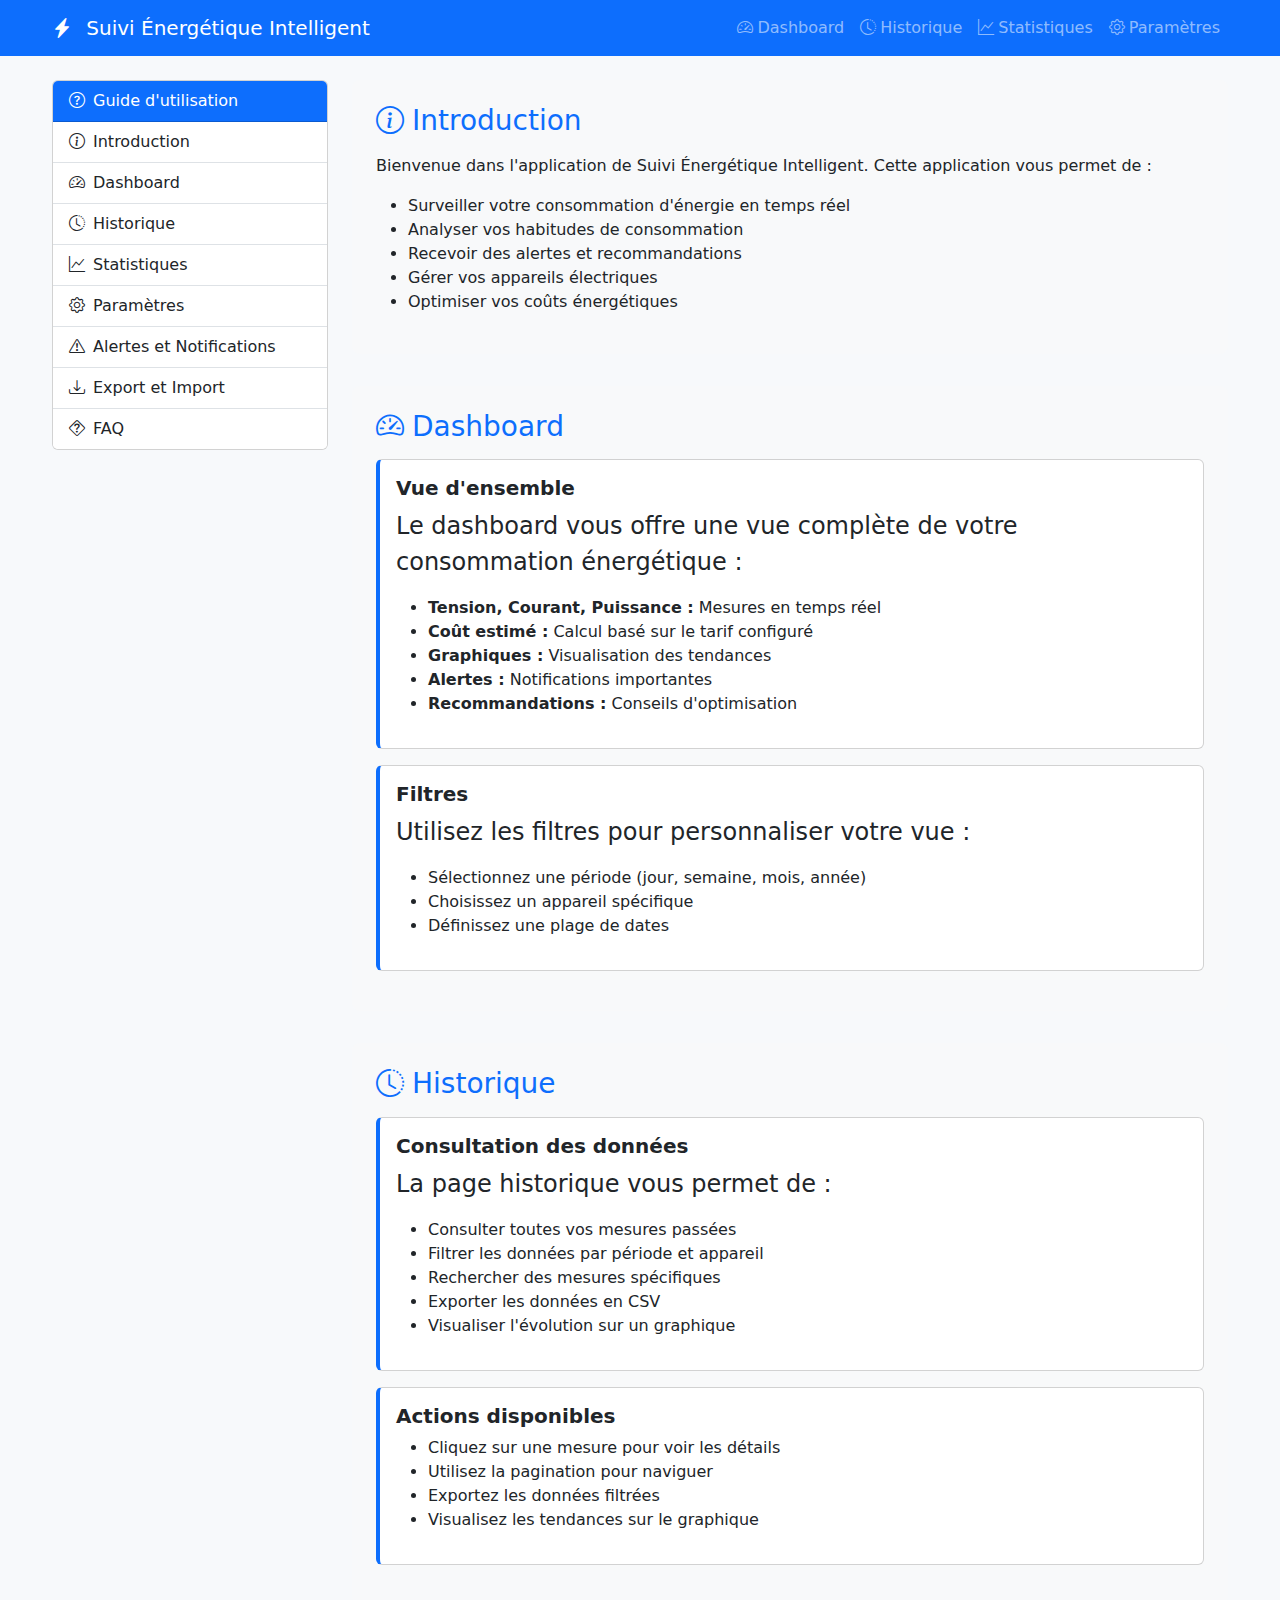
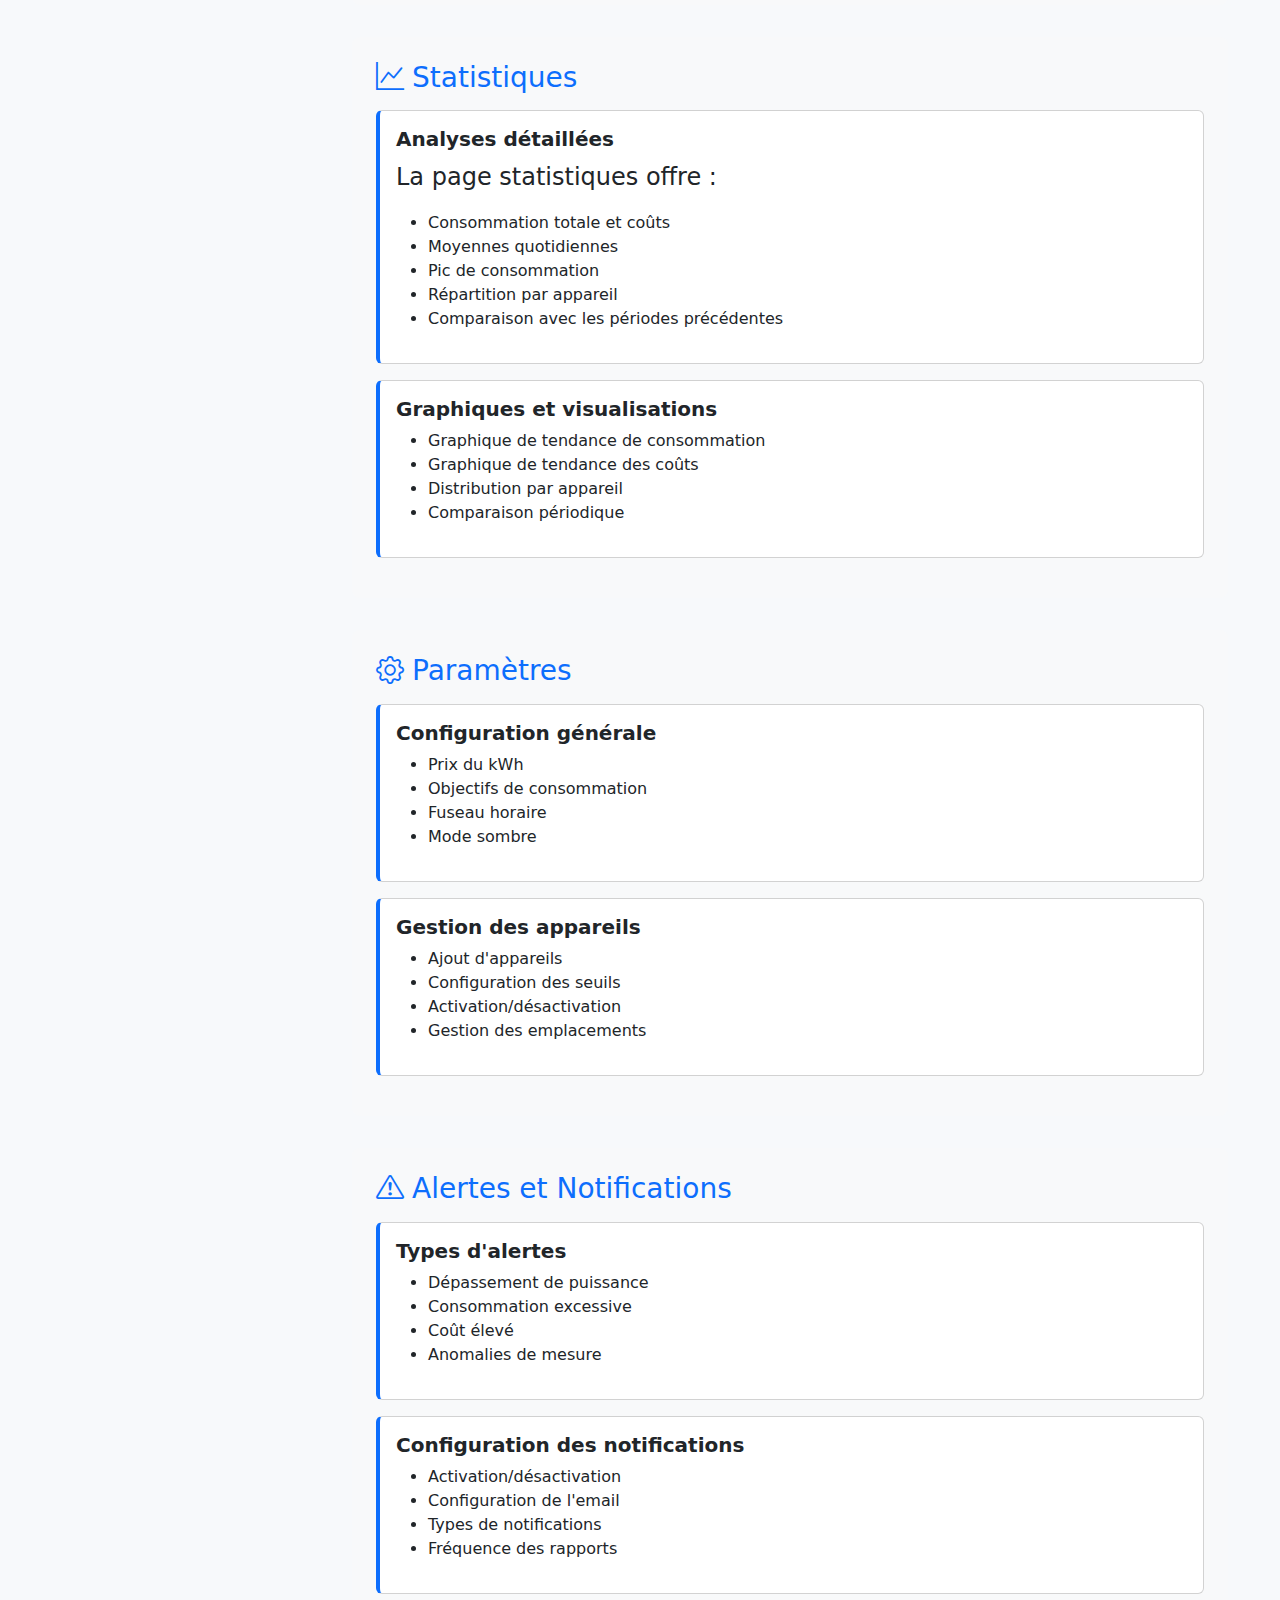
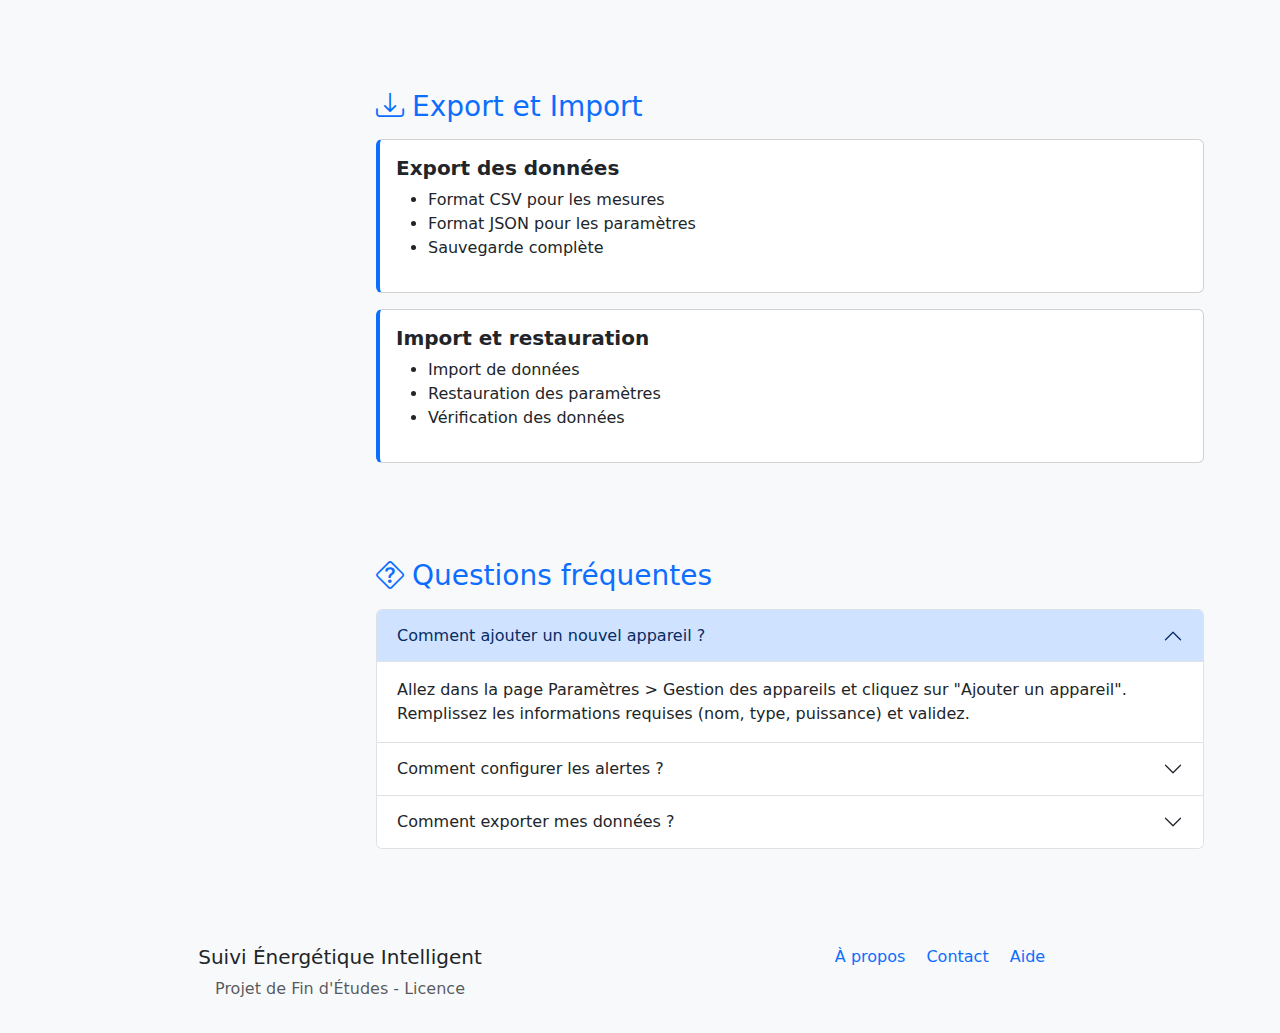
<file: aide.html>
<!DOCTYPE html>
<html lang="fr">
<head>
    <meta charset="UTF-8">
    <meta name="viewport" content="width=device-width, initial-scale=1.0">
    <title>Aide - Suivi Énergétique Intelligent</title>
    <link href="https://cdn.jsdelivr.net/npm/bootstrap@5.3.2/dist/css/bootstrap.min.css" rel="stylesheet">
    <link rel="stylesheet" href="https://cdn.jsdelivr.net/npm/bootstrap-icons@1.11.1/font/bootstrap-icons.css">
    <link rel="stylesheet" href="style.css">
    <style>
        .help-section {
            margin-bottom: 2rem;
            padding: 1.5rem;
            border-radius: 0.5rem;
            background-color: #f8f9fa;
        }
        .help-section h3 {
            color: #0d6efd;
            margin-bottom: 1rem;
        }
        .feature-card {
            margin-bottom: 1rem;
            border-left: 4px solid #0d6efd;
        }
        .feature-card:hover {
            background-color: #f1f8ff;
        }
        .nav-pills .nav-link.active {
            background-color: #0d6efd;
        }
        .nav-pills .nav-link {
            color: #0d6efd;
        }
    </style>
</head>
<body>
    <!-- Navigation -->
    <nav class="navbar navbar-dark bg-primary">
        <div class="container" style="width: 1200px;">
            <a class="navbar-brand" href="index.html">
                <i class="bi bi-lightning-charge-fill me-2"></i>
                Suivi Énergétique Intelligent
            </a>
            <div class="d-flex">
                <ul class="navbar-nav d-flex flex-row">
                    <li class="nav-item mx-2">
                        <a class="nav-link" href="index.html"><i class="bi bi-speedometer2 me-1"></i>Dashboard</a>
                    </li>
                    <li class="nav-item mx-2">
                        <a class="nav-link" href="historique.html"><i class="bi bi-clock-history me-1"></i>Historique</a>
                    </li>
                    <li class="nav-item mx-2">
                        <a class="nav-link" href="statistiques.html"><i class="bi bi-graph-up me-1"></i>Statistiques</a>
                    </li>
                    <li class="nav-item mx-2">
                        <a class="nav-link" href="parametres.html"><i class="bi bi-gear me-1"></i>Paramètres</a>
                    </li>
                </ul>
            </div>
        </div>
    </nav>

    <div class="container" style="width: 1200px;">
        <div class="row mt-4">
            <!-- Menu latéral -->
            <div class="col-3">
                <div class="card">
                    <div class="card-header bg-primary text-white">
                        <i class="bi bi-question-circle me-2"></i>Guide d'utilisation
                    </div>
                    <div class="list-group list-group-flush">
                        <a href="#introduction" class="list-group-item list-group-item-action">
                            <i class="bi bi-info-circle me-2"></i>Introduction
                        </a>
                        <a href="#dashboard" class="list-group-item list-group-item-action">
                            <i class="bi bi-speedometer2 me-2"></i>Dashboard
                        </a>
                        <a href="#historique" class="list-group-item list-group-item-action">
                            <i class="bi bi-clock-history me-2"></i>Historique
                        </a>
                        <a href="#statistiques" class="list-group-item list-group-item-action">
                            <i class="bi bi-graph-up me-2"></i>Statistiques
                        </a>
                        <a href="#parametres" class="list-group-item list-group-item-action">
                            <i class="bi bi-gear me-2"></i>Paramètres
                        </a>
                        <a href="#alertes" class="list-group-item list-group-item-action">
                            <i class="bi bi-exclamation-triangle me-2"></i>Alertes et Notifications
                        </a>
                        <a href="#export" class="list-group-item list-group-item-action">
                            <i class="bi bi-download me-2"></i>Export et Import
                        </a>
                        <a href="#faq" class="list-group-item list-group-item-action">
                            <i class="bi bi-question-diamond me-2"></i>FAQ
                        </a>
                    </div>
                </div>
            </div>

            <!-- Contenu principal -->
            <div class="col-9">
                <!-- Introduction -->
                <div id="introduction" class="help-section">
                    <h3><i class="bi bi-info-circle me-2"></i>Introduction</h3>
                    <p>Bienvenue dans l'application de Suivi Énergétique Intelligent. Cette application vous permet de :</p>
                    <ul>
                        <li>Surveiller votre consommation d'énergie en temps réel</li>
                        <li>Analyser vos habitudes de consommation</li>
                        <li>Recevoir des alertes et recommandations</li>
                        <li>Gérer vos appareils électriques</li>
                        <li>Optimiser vos coûts énergétiques</li>
                    </ul>
                </div>

                <!-- Dashboard -->
                <div id="dashboard" class="help-section">
                    <h3><i class="bi bi-speedometer2 me-2"></i>Dashboard</h3>
                    <div class="card feature-card">
                        <div class="card-body">
                            <h5 class="card-title">Vue d'ensemble</h5>
                            <p class="card-text">Le dashboard vous offre une vue complète de votre consommation énergétique :</p>
                            <ul>
                                <li><strong>Tension, Courant, Puissance :</strong> Mesures en temps réel</li>
                                <li><strong>Coût estimé :</strong> Calcul basé sur le tarif configuré</li>
                                <li><strong>Graphiques :</strong> Visualisation des tendances</li>
                                <li><strong>Alertes :</strong> Notifications importantes</li>
                                <li><strong>Recommandations :</strong> Conseils d'optimisation</li>
                            </ul>
                        </div>
                    </div>
                    <div class="card feature-card">
                        <div class="card-body">
                            <h5 class="card-title">Filtres</h5>
                            <p class="card-text">Utilisez les filtres pour personnaliser votre vue :</p>
                            <ul>
                                <li>Sélectionnez une période (jour, semaine, mois, année)</li>
                                <li>Choisissez un appareil spécifique</li>
                                <li>Définissez une plage de dates</li>
                            </ul>
                        </div>
                    </div>
                </div>

                <!-- Historique -->
                <div id="historique" class="help-section">
                    <h3><i class="bi bi-clock-history me-2"></i>Historique</h3>
                    <div class="card feature-card">
                        <div class="card-body">
                            <h5 class="card-title">Consultation des données</h5>
                            <p class="card-text">La page historique vous permet de :</p>
                            <ul>
                                <li>Consulter toutes vos mesures passées</li>
                                <li>Filtrer les données par période et appareil</li>
                                <li>Rechercher des mesures spécifiques</li>
                                <li>Exporter les données en CSV</li>
                                <li>Visualiser l'évolution sur un graphique</li>
                            </ul>
                        </div>
                    </div>
                    <div class="card feature-card">
                        <div class="card-body">
                            <h5 class="card-title">Actions disponibles</h5>
                            <ul>
                                <li>Cliquez sur une mesure pour voir les détails</li>
                                <li>Utilisez la pagination pour naviguer</li>
                                <li>Exportez les données filtrées</li>
                                <li>Visualisez les tendances sur le graphique</li>
                            </ul>
                        </div>
                    </div>
                </div>

                <!-- Statistiques -->
                <div id="statistiques" class="help-section">
                    <h3><i class="bi bi-graph-up me-2"></i>Statistiques</h3>
                    <div class="card feature-card">
                        <div class="card-body">
                            <h5 class="card-title">Analyses détaillées</h5>
                            <p class="card-text">La page statistiques offre :</p>
                            <ul>
                                <li>Consommation totale et coûts</li>
                                <li>Moyennes quotidiennes</li>
                                <li>Pic de consommation</li>
                                <li>Répartition par appareil</li>
                                <li>Comparaison avec les périodes précédentes</li>
                            </ul>
                        </div>
                    </div>
                    <div class="card feature-card">
                        <div class="card-body">
                            <h5 class="card-title">Graphiques et visualisations</h5>
                            <ul>
                                <li>Graphique de tendance de consommation</li>
                                <li>Graphique de tendance des coûts</li>
                                <li>Distribution par appareil</li>
                                <li>Comparaison périodique</li>
                            </ul>
                        </div>
                    </div>
                </div>

                <!-- Paramètres -->
                <div id="parametres" class="help-section">
                    <h3><i class="bi bi-gear me-2"></i>Paramètres</h3>
                    <div class="card feature-card">
                        <div class="card-body">
                            <h5 class="card-title">Configuration générale</h5>
                            <ul>
                                <li>Prix du kWh</li>
                                <li>Objectifs de consommation</li>
                                <li>Fuseau horaire</li>
                                <li>Mode sombre</li>
                            </ul>
                        </div>
                    </div>
                    <div class="card feature-card">
                        <div class="card-body">
                            <h5 class="card-title">Gestion des appareils</h5>
                            <ul>
                                <li>Ajout d'appareils</li>
                                <li>Configuration des seuils</li>
                                <li>Activation/désactivation</li>
                                <li>Gestion des emplacements</li>
                            </ul>
                        </div>
                    </div>
                </div>

                <!-- Alertes et Notifications -->
                <div id="alertes" class="help-section">
                    <h3><i class="bi bi-exclamation-triangle me-2"></i>Alertes et Notifications</h3>
                    <div class="card feature-card">
                        <div class="card-body">
                            <h5 class="card-title">Types d'alertes</h5>
                            <ul>
                                <li>Dépassement de puissance</li>
                                <li>Consommation excessive</li>
                                <li>Coût élevé</li>
                                <li>Anomalies de mesure</li>
                            </ul>
                        </div>
                    </div>
                    <div class="card feature-card">
                        <div class="card-body">
                            <h5 class="card-title">Configuration des notifications</h5>
                            <ul>
                                <li>Activation/désactivation</li>
                                <li>Configuration de l'email</li>
                                <li>Types de notifications</li>
                                <li>Fréquence des rapports</li>
                            </ul>
                        </div>
                    </div>
                </div>

                <!-- Export et Import -->
                <div id="export" class="help-section">
                    <h3><i class="bi bi-download me-2"></i>Export et Import</h3>
                    <div class="card feature-card">
                        <div class="card-body">
                            <h5 class="card-title">Export des données</h5>
                            <ul>
                                <li>Format CSV pour les mesures</li>
                                <li>Format JSON pour les paramètres</li>
                                <li>Sauvegarde complète</li>
                            </ul>
                        </div>
                    </div>
                    <div class="card feature-card">
                        <div class="card-body">
                            <h5 class="card-title">Import et restauration</h5>
                            <ul>
                                <li>Import de données</li>
                                <li>Restauration des paramètres</li>
                                <li>Vérification des données</li>
                            </ul>
                        </div>
                    </div>
                </div>

                <!-- FAQ -->
                <div id="faq" class="help-section">
                    <h3><i class="bi bi-question-diamond me-2"></i>Questions fréquentes</h3>
                    <div class="accordion" id="faqAccordion">
                        <div class="accordion-item">
                            <h2 class="accordion-header">
                                <button class="accordion-button" type="button" data-bs-toggle="collapse" data-bs-target="#faq1">
                                    Comment ajouter un nouvel appareil ?
                                </button>
                            </h2>
                            <div id="faq1" class="accordion-collapse collapse show" data-bs-parent="#faqAccordion">
                                <div class="accordion-body">
                                    Allez dans la page Paramètres > Gestion des appareils et cliquez sur "Ajouter un appareil". Remplissez les informations requises (nom, type, puissance) et validez.
                                </div>
                            </div>
                        </div>
                        <div class="accordion-item">
                            <h2 class="accordion-header">
                                <button class="accordion-button collapsed" type="button" data-bs-toggle="collapse" data-bs-target="#faq2">
                                    Comment configurer les alertes ?
                                </button>
                            </h2>
                            <div id="faq2" class="accordion-collapse collapse" data-bs-parent="#faqAccordion">
                                <div class="accordion-body">
                                    Dans la page Paramètres > Alertes, vous pouvez définir les seuils de puissance, consommation et coût. Activez les notifications souhaitées et configurez votre email.
                                </div>
                            </div>
                        </div>
                        <div class="accordion-item">
                            <h2 class="accordion-header">
                                <button class="accordion-button collapsed" type="button" data-bs-toggle="collapse" data-bs-target="#faq3">
                                    Comment exporter mes données ?
                                </button>
                            </h2>
                            <div id="faq3" class="accordion-collapse collapse" data-bs-parent="#faqAccordion">
                                <div class="accordion-body">
                                    Dans la page Historique, utilisez le bouton "Exporter" pour télécharger vos données au format CSV. Pour les paramètres, utilisez la fonction de sauvegarde dans la page Paramètres.
                                </div>
                            </div>
                        </div>
                    </div>
                </div>
            </div>
        </div>
    </div>

    <footer class="footer mt-4 py-3 bg-light text-center">
        <div class="container" style="width: 1200px;">
            <div class="row">
                <div class="col-6">
                    <h5>Suivi Énergétique Intelligent</h5>
                    <p class="text-muted">Projet de Fin d'Études - Licence</p>
                </div>
                <div class="col-6">
                    <p class="mb-0">
                        <a href="#" class="text-decoration-none me-3">À propos</a>
                        <a href="#" class="text-decoration-none me-3">Contact</a>
                        <a href="aide.html" class="text-decoration-none">Aide</a>
                    </p>
                </div>
            </div>
        </div>
    </footer>

    <script src="https://cdn.jsdelivr.net/npm/bootstrap@5.3.2/dist/js/bootstrap.bundle.min.js"></script>
</body>
</html>
</file>
<file: style.css>
/* Supprimer toutes les variables de thème sombre */
:root {
  --primary-color: #0d6efd;
  --secondary-color: #6c757d;
  --success-color: #198754;
  --info-color: #0dcaf0;
  --warning-color: #ffc107;
  --danger-color: #dc3545;
  --light-color: #f8f9fa;
  --dark-color: #212529;
}

/* Supprimer toutes les règles [data-bs-theme="dark"] */

/* Fixer les largeurs des conteneurs */
.container {
  width: 1200px !important;
  max-width: none !important;
}

/* Supprimer toutes les media queries */

body {
    background-color: #f7f9fb;
  }
  .card-text {
    font-size: 1.5rem;
  }
  .card-title {
    font-weight: bold;
  }
</file>
